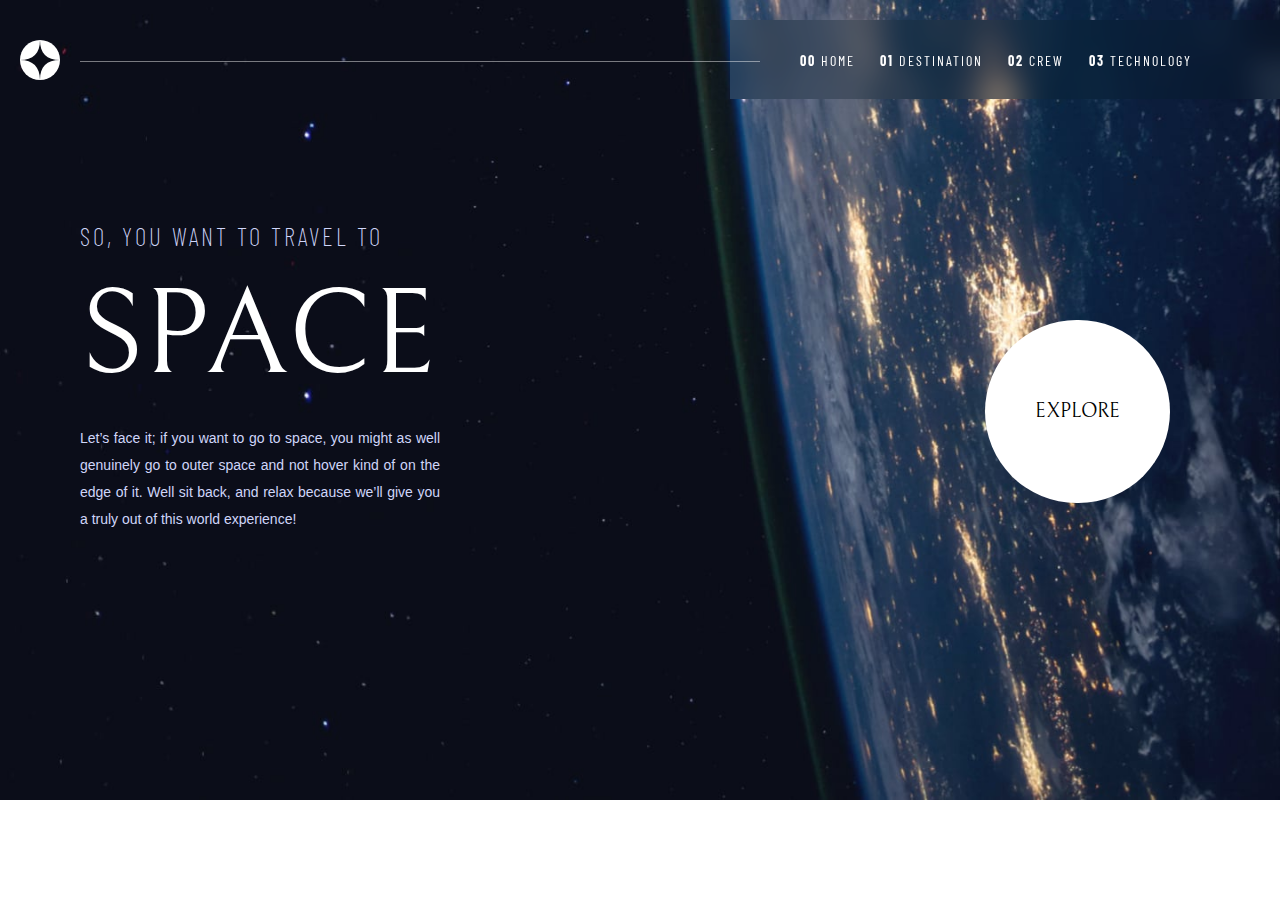
<file: index.html>
<!DOCTYPE html>
<html lang="en">
  <head>
    <meta charset="UTF-8" />
    <meta name="viewport" content="width=device-width, initial-scale=1.0" />
    <title>Home Page</title>

    <link rel="stylesheet" href="css/styles.css" />

    <link rel="preconnect" href="https://fonts.googleapis.com" />
    <link rel="preconnect" href="https://fonts.gstatic.com" crossorigin />
    <link
      href="https://fonts.googleapis.com/css2?family=Bellefair&display=swap"
      rel="stylesheet"
    />

    <link rel="preconnect" href="https://fonts.googleapis.com" />
    <link rel="preconnect" href="https://fonts.gstatic.com" crossorigin />
    <link
      href="https://fonts.googleapis.com/css2?family=Barlow+Condensed&display=swap"
      rel="stylesheet"
    />
  </head>
  <body>
    <header>
      <div class="logo-link">
        <a class="logo-link" href="index.html"
          ><img class="logo" src="icons/logo.svg"
        /></a>
      </div>

      <div class="header-line"></div>

      <div>
        <button class="hamburger-menu">
          <img class="hamburger-icon" src="icons/icon-hamburger.svg" />

          <div class="hamburger-menu-lists">
            <a class="home-mobile" href="index.html"
              ><span class="link-index-num">00 </span>HOME</a
            >
            <a class="dest-mobile" href="links/destination.html"
              ><span class="link-index-num">01 </span>DESTINATION</a
            >
            <a class="crew-mobile" href="links/crew.html"
              ><span class="link-index-num">02 </span>CREW</a
            >
            <a class="tech-mobile" href="links/technology.html"
              ><span class="link-index-num">03 </span>TECHNOLOGY</a
            >
          </div>
        </button>
      </div>

      <nav class="nav-menu">
        <a class="home" href="index.html"
          ><span class="link-index-num">00 </span>HOME</a
        >
        <a class="dest" href="links/destination.html"
          ><span class="link-index-num">01 </span>DESTINATION</a
        >
        <a class="crew" href="links/crew.html"
          ><span class="link-index-num">02 </span>CREW</a
        >
        <a class="tech" href="links/technology.html"
          ><span class="link-index-num">03 </span>TECHNOLOGY</a
        >
      </nav>
    </header>
    <h5>SO, YOU WANT TO TRAVEL TO</h5>
    <h1>SPACE</h1>

    <p class="par">
      Let’s face it; if you want to go to space, you might as well genuinely go
      to outer space and not hover kind of on the edge of it. Well sit back, and
      relax because we’ll give you a truly out of this world experience!
    </p>

    <div class="explore-con">
      <p class="explore">EXPLORE</p>
    </div>
  </body>
</html>
</file>
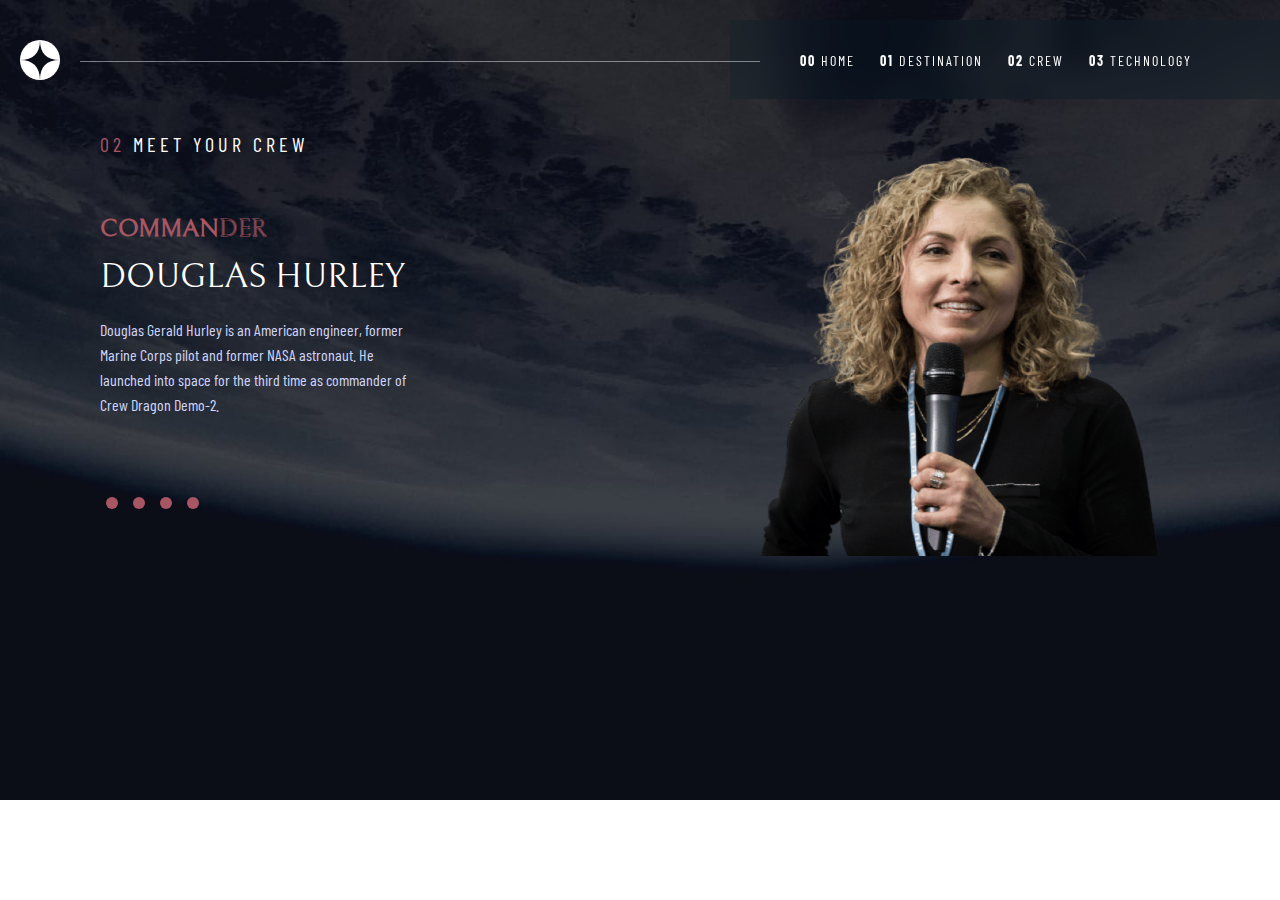
<file: links/crew.html>
<!DOCTYPE html>
<html lang="en">
  <head>
    <meta charset="UTF-8" />
    <meta name="viewport" content="width=device-width, initial-scale=1.0" />
    <title>Crew Page</title>

    <link rel="stylesheet" href="../css/crew.css" />

    <link rel="preconnect" href="https://fonts.googleapis.com" />
    <link rel="preconnect" href="https://fonts.gstatic.com" crossorigin />
    <link
      href="https://fonts.googleapis.com/css2?family=Bellefair&display=swap"
      rel="stylesheet"
    />

    <link rel="preconnect" href="https://fonts.googleapis.com" />
    <link rel="preconnect" href="https://fonts.gstatic.com" crossorigin />
    <link
      href="https://fonts.googleapis.com/css2?family=Barlow+Condensed&display=swap"
      rel="stylesheet"
    />
  </head>

  <body>
    <header>
      <div class="logo-link">
        <a class="logo-link" href="../index.html"
          ><img class="logo" src="../icons/logo.svg"
        /></a>
      </div>

      <div class="header-line"></div>

      <div>
        <button class="hamburger-menu">
          <img class="hamburger-icon" src="../icons/icon-hamburger.svg" />

          <div class="hamburger-menu-lists">
            <a class="home-mobile" href="../index.html"
              ><span class="link-index-num">00 </span>HOME</a
            >
            <a class="dest-mobile" href="destination.html"
              ><span class="link-index-num">01 </span>DESTINATION</a
            >
            <a class="crew-mobile" href="crew.html"
              ><span class="link-index-num">02 </span>CREW</a
            >
            <a class="tech-mobile" href="technology.html"
              ><span class="link-index-num">03 </span>TECHNOLOGY</a
            >
          </div>
        </button>
      </div>
      <nav class="nav-menu">
        <a class="home" href="../index.html"
          ><span class="menu-link-num">00 </span>HOME</a
        >
        <a class="dest" href="destination.html"
          ><span class="menu-link-num">01 </span>DESTINATION</a
        >
        <a class="crew" href="crew.html"
          ><span class="menu-link-num">02 </span>CREW</a
        >
        <a class="tech" href="technology.html"
          ><span class="menu-link-num">03 </span>TECHNOLOGY</a
        >
      </nav>
    </header>

    <h5><span class="heading-index-num">02 </span>MEET YOUR CREW</h5>

    <div class="mobile-content">
      <div class="crew-image">
        <div class="crew-image">
          <img src="../crew/image-anousheh-ansari.png" />
        </div>
      </div>

      <div class="hr-line"></div>

      <div class="crew-switch">
        <button class="staf-1"></button>
        <button class="staf-2"></button>
        <button class="staf-3"></button>
        <button class="staf-4"></button>
      </div>

      <h4>COMMANDER</h4>

      <h1>DOUGLAS HURLEY</h1>
      <p class="par">
        Douglas Gerald Hurley is an American engineer, former Marine Corps pilot
        and former NASA astronaut. He launched into space for the third time as
        commander of Crew Dragon Demo-2.
      </p>
    </div>

    <div class="desktop-content">
      <div>
        <h4>COMMANDER</h4>

        <h1>DOUGLAS HURLEY</h1>

        <p class="par">
          Douglas Gerald Hurley is an American engineer, former Marine Corps
          pilot and former NASA astronaut. He launched into space for the third
          time as commander of Crew Dragon Demo-2.
        </p>
        <div class="crew-switch">
          <button class="staf-1"></button>
          <button class="staf-2"></button>
          <button class="staf-3"></button>
          <button class="staf-4"></button>
        </div>
      </div>
      <div>
        <div class="crew-image">
          <div class="crew-image">
            <img src="../crew/image-anousheh-ansari.png" />
          </div>
        </div>
      </div>
    </div>
  </body>
</html>
</file>
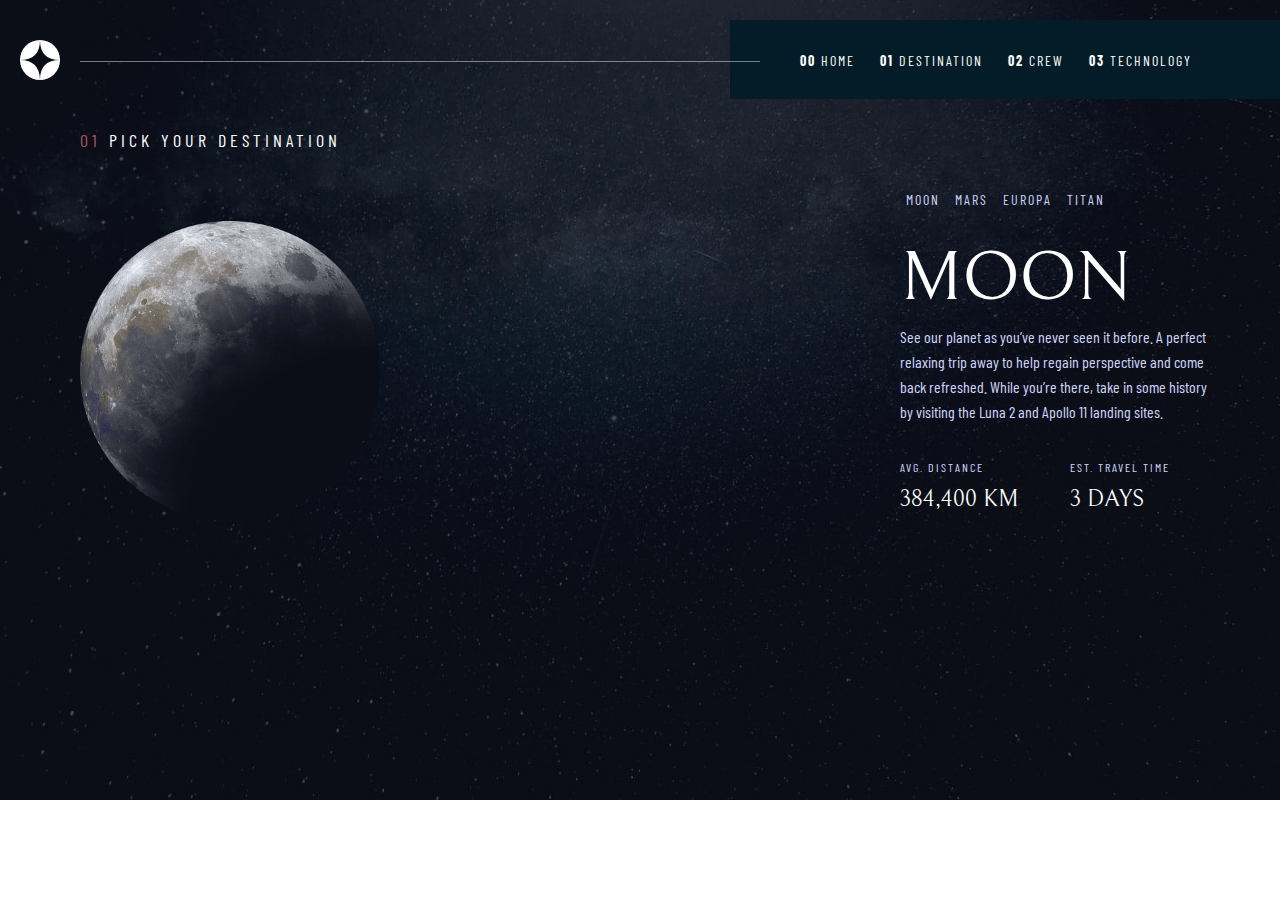
<file: links/destination.html>
<!DOCTYPE html>
<html lang="en">
  <head>
    <meta charset="UTF-8" />
    <meta name="viewport" content="width=device-width, initial-scale=1.0" />
    <title>Destination Page</title>

    <link rel="stylesheet" href="../css/destination.css" />

    <link rel="preconnect" href="https://fonts.googleapis.com" />
    <link rel="preconnect" href="https://fonts.gstatic.com" crossorigin />
    <link
      href="https://fonts.googleapis.com/css2?family=Bellefair&display=swap"
      rel="stylesheet"
    />

    <link rel="preconnect" href="https://fonts.googleapis.com" />
    <link rel="preconnect" href="https://fonts.gstatic.com" crossorigin />
    <link
      href="https://fonts.googleapis.com/css2?family=Barlow+Condensed&display=swap"
      rel="stylesheet"
    />
  </head>

  <body>
    <header>
      <div class="logo-link">
        <a class="logo-link" href="../index.html"
          ><img class="logo" src="../icons/logo.svg"
        /></a>
      </div>

      <div class="header-line"></div>

      <div>
        <button class="hamburger-menu">
          <img class="hamburger-icon" src="../icons/icon-hamburger.svg" />

          <div class="hamburger-menu-lists">
            <a class="home-mobile" href="../index.html"
              ><span class="link-index-num">00 </span>HOME</a
            >
            <a class="dest-mobile" href="destination.html"
              ><span class="link-index-num">01 </span>DESTINATION</a
            >
            <a class="crew-mobile" href="crew.html"
              ><span class="link-index-num">02 </span>CREW</a
            >
            <a class="tech-mobile" href="technology.html"
              ><span class="link-index-num">03 </span>TECHNOLOGY</a
            >
          </div>
        </button>
      </div>

      <nav class="nav-menu">
        <a class="home" href="../index.html"
          ><span class="menu-link-num">00 </span>HOME</a
        >
        <a class="dest" href="destination.html"
          ><span class="menu-link-num">01 </span>DESTINATION</a
        >
        <a class="crew" href="crew.html"
          ><span class="menu-link-num">02 </span>CREW</a
        >
        <a class="tech" href="technology.html"
          ><span class="menu-link-num">03 </span>TECHNOLOGY</a
        >
      </nav>
    </header>
    <div class="desktop-flex">
      <div class="left-con">
        <h5><span class="heading-index-num">01 </span>PICK YOUR DESTINATION</h5>

        <div class="moon-details">
          <div class="moon">
            <img src="../destination/image-moon.png" />
          </div>
        </div>
      </div>

      <div class="right-con">
        <div class="mmet-links">
          <a class="moon-link" href="#">MOON</a>
          <a class="mars-link" href="#">MARS</a>
          <a class="europa-link" href="#">EUROPA</a>
          <a class="titan-link" href="#">TITAN</a>
        </div>

        <div class="moon-details">
          <h1>MOON</h1>
          <p class="par">
            See our planet as you’ve never seen it before. A perfect relaxing
            trip away to help regain perspective and come back refreshed. While
            you’re there, take in some history by visiting the Luna 2 and Apollo
            11 landing sites.
          </p>

          <div class="bottom-flex">
            <div>
              <h3>AVG. DISTANCE</h3>
              <h2>384,400 KM</h2>
            </div>
            <div>
              <h3>EST. TRAVEL TIME</h3>
              <h2>3 DAYS</h2>
            </div>
          </div>
        </div>
      </div>
    </div>
  </body>
</html>
</file>
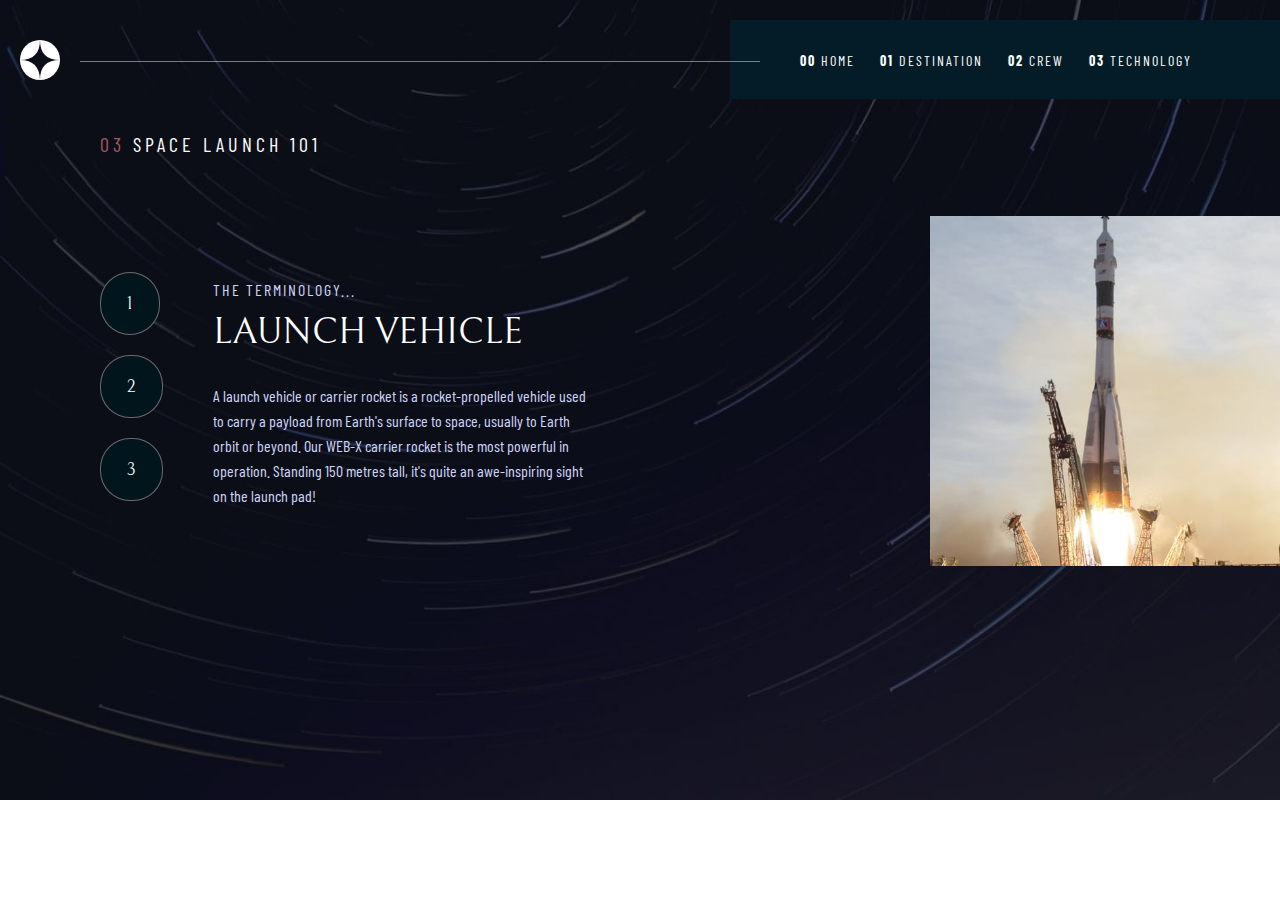
<file: links/technology.html>
<!DOCTYPE html>
<html lang="en">
  <head>
    <meta charset="UTF-8" />
    <meta name="viewport" content="width=device-width, initial-scale=1.0" />
    <title>Technology Page</title>

    <link rel="stylesheet" href="../css/technology.css" />

    <link rel="preconnect" href="https://fonts.googleapis.com" />
    <link rel="preconnect" href="https://fonts.gstatic.com" crossorigin />
    <link
      href="https://fonts.googleapis.com/css2?family=Bellefair&display=swap"
      rel="stylesheet"
    />

    <link rel="preconnect" href="https://fonts.googleapis.com" />
    <link rel="preconnect" href="https://fonts.gstatic.com" crossorigin />
    <link
      href="https://fonts.googleapis.com/css2?family=Barlow+Condensed&display=swap"
      rel="stylesheet"
    />
  </head>

  <body>
    <header>
      <div class="logo-link">
        <a class="logo-link" href="../index.html"
          ><img class="logo" src="../icons/logo.svg"
        /></a>
      </div>

      <div class="header-line"></div>

      <div>
        <button class="hamburger-menu">
          <img class="hamburger-icon" src="../icons/icon-hamburger.svg" />

          <div class="hamburger-menu-lists">
            <a class="home-mobile" href="../index.html"
              ><span class="link-index-num">00 </span>HOME</a
            >
            <a class="dest-mobile" href="destination.html"
              ><span class="link-index-num">01 </span>DESTINATION</a
            >
            <a class="crew-mobile" href="crew.html"
              ><span class="link-index-num">02 </span>CREW</a
            >
            <a class="tech-mobile" href="technology.html"
              ><span class="link-index-num">03 </span>TECHNOLOGY</a
            >
          </div>
        </button>
      </div>

      <nav class="nav-menu">
        <a class="home" href="../index.html"
          ><span class="menu-link-num">00 </span>HOME</a
        >
        <a class="dest" href="destination.html"
          ><span class="menu-link-num">01 </span>DESTINATION</a
        >
        <a class="crew" href="crew.html"
          ><span class="menu-link-num">02 </span>CREW</a
        >
        <a class="tech" href="technology.html"
          ><span class="menu-link-num">03 </span>TECHNOLOGY</a
        >
      </nav>
    </header>

    <h5><span class="heading-index-num">03 </span>SPACE LAUNCH 101</h5>

    <div class="mobile-content">
      <div class="tech-image">
        <div class="tech-image">
          <img src="../technology/image-launch-vehicle-landscape.jpg" />
        </div>
      </div>

      <div class="tech-switch">
        <button class="staf-1">1</button>
        <button class="staf-2">2</button>
        <button class="staf-3">3</button>
      </div>

      <h4>THE TERMINOLOGY...</h4>

      <h1>LAUNCH VEHICLE</h1>
      <p class="par">
        A launch vehicle or carrier rocket is a rocket-propelled vehicle used to
        carry a payload from Earth's surface to space, usually to Earth orbit or
        beyond. Our WEB-X carrier rocket is the most powerful in operation.
        Standing 150 metres tall, it's quite an awe-inspiring sight on the
        launch pad!
      </p>
    </div>

    <div class="desktop-content">
      <div class="tech-switch">
        <button class="staf-1">1</button>
        <button class="staf-2">2</button>
        <button class="staf-3">3</button>
      </div>
      <div>
        <h4>THE TERMINOLOGY...</h4>

        <h1>LAUNCH VEHICLE</h1>
        <p class="par">
          A launch vehicle or carrier rocket is a rocket-propelled vehicle used
          to carry a payload from Earth's surface to space, usually to Earth
          orbit or beyond. Our WEB-X carrier rocket is the most powerful in
          operation. Standing 150 metres tall, it's quite an awe-inspiring sight
          on the launch pad!
        </p>
      </div>
      <div class="tech-image">
        <div class="tech-image">
          <img src="../technology/image-launch-vehicle-portrait.jpg" />
        </div>
      </div>
    </div>
  </body>
</html>
</file>
<file: css/styles.css>
body {
  background-image: url("../background-images/background-home-mobile.jpg");
  background-repeat: no-repeat;
  background-attachment: fixed;
  background-size: 100%;
  margin: 0;
  padding: 0;
  font-family: "Barlow Condensed", sans-serif;
}

header {
  width: 100%;
  display: flex;
  flex-direction: row;
  justify-content: space-between;
  align-items: center;
}

.header-line {
  display: none;
}

.logo {
  width: 40px;
  height: 40px;
  padding: 20px;
  margin-right: 20px;
}

.logo-link {
  width: 0;
  padding: 0;
}

.hamburger-icon {
  position: relative;
  width: 24px;
  height: 21px;
}

.hamburger-menu {
  position: relative;
  width: 30;
  height: 34px;
  padding: 5px;
  margin-right: 20px;
  background-color: rgba(255, 0, 0, 0);
  border: none;
}

.hamburger-menu-lists {
  position: absolute;
  padding: 10px;
  width: 100px;
  height: 230px;
  border-radius: 10px;
  right: 0;
  margin-top: -55px;
  margin-right: -20px;
  background-color: rgb(3, 28, 39);
  display: none;
}

a.home-mobile,
a.dest-mobile,
a.crew-mobile,
a.tech-mobile {
  font-family: "Barlow Condensed", sans-serif;
  display: block;
  line-height: 60px;
  text-decoration: none;
  font-size: 20px;
  text-align: right;
  margin-right: 10px;
  color: #d0d6f9;
}

.hamburger-menu:focus-within .hamburger-menu-lists {
  display: block;
}

.link-index-num {
  display: none;
}

.nav-menu {
  display: none;
}

h5 {
  font-family: "Barlow Condensed", sans-serif;
  font-weight: 200;
  letter-spacing: 2px;
  text-align: center;
  color: #d0d6f9;
  padding-top: 10px;
}

h1 {
  font-family: Bellefair, serif;
  font-weight: 200;
  font-size: 65px;
  text-align: center;
  color: #ffffff;
}

.par {
  font-family: sans-serif;
  font-size: 14px;
  line-height: 25px;
  margin-left: auto;
  margin-right: auto;
  width: 320px;
  text-align: center;
  color: #d0d6f9;
}

.explore-con {
  font-family: "Bellefair", sans-serif;
  text-align: center;
  font-size: 20px;
  margin-top: 50px;
}

.explore {
  padding: 59px 30px;
  display: inline-block;
  border-radius: 130px;
  background-color: #ffffff;
}

/* Tablet screen size */

@media (min-width: 640px) {
  body {
    background-image: url("../background-images/background-home-tablet.jpg");
    background-repeat: no-repeat;
    background-attachment: fixed;
    background-size: 100%;
  }

  header {
    align-items: normal;
  }

  .hamburger-menu {
    display: none;
  }

  .nav-menu {
    display: block;
    width: 320px;
    background-color: rgba(3, 28, 39, 0.26);
    padding: 30px 35px;
    margin-bottom: 70px;
    backdrop-filter: blur(15px);
  }

  a {
    font-family: "Barlow Condensed", sans-serif;
    color: #ffffff;
    font-size: 14px;
    letter-spacing: 2px;
    text-decoration: none;
    padding-bottom: 27px;
  }

  .home,
  .dest,
  .crew {
    margin-right: 22px;
  }

  h5 {
    letter-spacing: 3px;
    font-size: 18px;
  }

  h1 {
    font-size: 160px;
    margin-top: 15px;
    margin-bottom: 15px;
  }
  .par {
    font-size: 18px;
    width: 500px;
    color: #d0d6f9;
    line-height: 30px;
  }

  .explore {
    font-size: 40px;
    padding: 100px 40px;
    display: inline-block;
    border-radius: 130px;
    background-color: #ffffff;
    margin-top: 100px;
  }

  nav a:hover {
    border-bottom: solid 3px white;
    cursor: pointer;
  }
}

/* Desktop screen size */

@media (min-width: 821px) {
  body {
    background-image: url("../background-images/background-home-desktop.jpg");
    background-repeat: no-repeat;
    background-attachment: fixed;
    background-size: 100%;
  }

  header {
    margin-top: 20px;
  }

  .logo-link {
    margin-right: 80px;
  }

  .header-line {
    display: block;
    max-width: 1200px;
    width: 1100px;
    min-width: 200px;
    height: 0.5px;
    margin-top: 40px;
    margin-right: -30px;
    border-bottom: 0.5px solid #ffffff73;
    z-index: 1;
  }

  .nav-menu {
    min-width: 410px;
    padding: 30px 70px;
  }

  .link-index-num {
    display: inline;
    font-weight: bolder;
  }

  h5 {
    font-family: "Barlow Condensed", sans-serif;
    font-size: 25px;
    font-weight: 200;
    width: 320px;
    letter-spacing: 3px;
    color: #d0d6f9;
    text-align: left;
    margin-left: 80px;
  }

  h1 {
    font-family: Bellefair, serif;
    font-weight: 200;
    font-size: 120px;
    color: #ffffff;
    text-align: left;
    margin-left: 80px;
    margin-top: -25px;
    margin-bottom: 20px;
  }

  .par {
    font-family: sans-serif;
    font-size: 14px;
    line-height: 27px;
    width: 360px;
    color: #d0d6f9;
    text-align: left;
    margin-left: 80px;
    text-align: justify;
  }

  .explore {
    position: absolute;
    font-size: 20px;
    right: 110px;
    top: 220px;
    padding: 80px 50px;
    border-radius: 130px;
    background-color: #ffffff;
  }
}
</file>
<file: css/crew.css>
body {
  background-image: url("../background-images/background-crew-mobile.jpg");
  background-repeat: no-repeat;
  background-attachment: fixed;
  background-size: 100%;
  margin: 0;
  padding: 0;
  font-family: "Barlow Condensed", sans-serif;
}

header {
  width: 100%;
  display: flex;
  flex-direction: row;
  justify-content: space-between;
  align-items: center;
}

.logo {
  width: 40px;
  height: 40px;
  padding: 20px;
  margin-right: 20px;
}

.logo-link {
  width: 0;
  padding: 0;
}

.hamburger-icon {
  position: relative;
  width: 24px;
  height: 21px;
}

.hamburger-menu {
  position: relative;
  width: 30;
  height: 34px;
  padding: 5px;
  margin-right: 40px;
  background-color: rgba(255, 0, 0, 0);
  border: none;
}

.hamburger-menu-lists {
  position: absolute;
  padding: 10px;
  width: 100px;
  height: 230px;
  border-radius: 10px;
  right: 0;
  margin-top: -55px;
  margin-right: -40px;
  background-color: rgb(3, 28, 39);
  display: none;
}

a.home-mobile,
a.dest-mobile,
a.crew-mobile,
a.tech-mobile {
  font-family: "Barlow Condensed", sans-serif;
  display: block;
  line-height: 60px;
  text-decoration: none;
  font-size: 20px;
  text-align: right;
  margin-right: 10px;
  color: #d0d6f9;
}

.hamburger-menu:focus-within .hamburger-menu-lists {
  display: block;
}

.nav-menu {
  display: none;
}

.desktop-content {
  display: none;
}

.link-index-num {
  display: none;
}

.heading-index-num {
  display: inline;
  color: rgb(168, 86, 100);
}

h5 {
  font-family: "Barlow Condensed", sans-serif;
  font-size: 18px;
  letter-spacing: 3px;
  font-weight: normal;
  color: #ffffff;
  text-align: center;
}

.crew-image {
  width: 240px;
  height: 240px;
  margin-left: auto;
  margin-right: auto;
}

img {
  width: 240px;
  height: 240px;
}

.hr-line {
  width: 300px;
  border-top: solid 0.1px #7d88c4;
  opacity: 0.7;
  margin-left: auto;
  margin-right: auto;
  margin-bottom: 20px;
}

.crew-switch {
  text-align: center;
}

button {
  width: 3px;
  height: 12px;
  margin: 6px;
  border-radius: 10px;
  border: none;
  background-color: rgb(168, 86, 100);
}

h4 {
  font-family: "Bellefair", serif;
  font-size: 18px;
  text-align: center;
  color: rgb(168, 86, 100);
}

h1 {
  text-align: center;
  font-family: Bellefair, serif;
  font-weight: 200;
  font-size: 24px;
  color: #ffffff;
  margin-top: -15px;
}

.par {
  font-size: 16px;
  text-align: center;
  width: 280px;
  line-height: 25px;
  margin-left: auto;
  margin-right: auto;
  color: #d0d6f9;
}

.hamburger-menu:hover {
  background-color: #ffffff00;
  cursor: pointer;
}

button:hover {
  background-color: #ffffff;
  cursor: pointer;
}

/* Tablet screen size */

@media (min-width: 640px) {
  body {
    background-image: url("../background-images/background-crew-tablet.jpg");
    background-repeat: no-repeat;
    background-attachment: fixed;
    background-size: 100%;
  }

  header {
    align-items: normal;
    margin-bottom: -60px;
  }

  .mobile-content {
    display: none;
  }

  .desktop-content {
    display: block;
  }

  .hamburger-menu {
    display: none;
  }

  .menu-link-num {
    display: none;
  }

  .home,
  .dest,
  .crew {
    margin-right: 22px;
  }

  .nav-menu {
    display: block;
    width: 320px;
    background-color: rgba(3, 28, 39, 0.26);
    padding: 30px 35px;
    margin-bottom: 70px;
    backdrop-filter: blur(15px);
  }

  a {
    font-family: "Barlow Condensed", sans-serif;
    color: #ffffff;
    font-size: 14px;
    letter-spacing: 2px;
    text-decoration: none;
    padding-bottom: 27px;
  }

  h5 {
    font-family: "Barlow Condensed", sans-serif;
    font-size: 18px;
    letter-spacing: 3px;
    font-weight: normal;
    color: #ffffff;
    text-align: left;
    margin-left: 40px;
    margin-bottom: 60px;
  }

  .crew-image {
    width: 500px;
    height: 500px;
    margin-left: auto;
    margin-right: auto;
  }

  img {
    width: 500px;
    height: 500px;
  }

  .hr-line {
    width: 300px;
    border-top: solid 0.1px #7d88c4;
    opacity: 0.7;
    margin-left: auto;
    margin-right: auto;
    margin-bottom: 20px;
  }

  .crew-switch {
    text-align: center;
  }

  button {
    width: 3px;
    height: 12px;
    margin: 6px;
    border-radius: 10px;
    border: none;
    background-color: rgb(168, 86, 100);
    margin-bottom: 50px;
    margin-top: 30px;
  }

  h4 {
    font-family: "Bellefair", serif;
    font-size: 25px;
    text-align: center;
    color: rgb(168, 86, 100);
    margin-top: 30px;
  }

  h1 {
    text-align: center;
    font-family: Bellefair, serif;
    font-weight: 200;
    font-size: 40px;
    color: #ffffff;
    margin-top: -15px;
  }

  .par {
    font-size: 16px;
    text-align: center;
    width: 400px;
    line-height: 25px;
    margin-left: auto;
    margin-right: auto;
    color: #d0d6f9;
  }

  a.home:hover,
  a.dest:hover,
  a.crew:hover,
  a.tech:hover {
    color: #ffffff;
    border-bottom: 2px solid #ffffff;
    cursor: pointer;
  }
}

/* Desktop screen size */

@media (min-width: 866px) {
  body {
    background-image: url("../background-images/background-crew-desktop.jpg");
    background-repeat: no-repeat;
    background-attachment: fixed;
    background-size: 100%;
  }

  header {
    margin-top: 20px;
    align-items: normal;
  }

  .hamburger-menu {
    display: none;
  }

  .heading-index-num {
    display: inline;
    color: rgb(168, 86, 100);
  }

  .menu-link-num {
    display: inline;
    font-weight: bold;
  }

  .logo-link {
    margin-right: 80px;
  }

  .header-line {
    display: block;
    max-width: 1200px;
    width: 1100px;
    min-width: 200px;
    height: 0.5px;
    margin-top: 40px;
    margin-right: -30px;
    border-bottom: 0.5px solid #ffffff73;
    z-index: 1;
  }

  .nav-menu {
    display: block;
    min-width: 410px;
    padding: 30px 70px;
    margin-bottom: 60px;
  }

  h5 {
    letter-spacing: 4px;
    font-size: 20px;
    text-align: left;
    margin-left: 100px;
  }

  .crew-image {
    width: 400px;
    height: 400px;
    margin-left: 80px;
    margin-bottom: 30px;
  }

  img {
    width: 400px;
    height: 400px;
  }

  .mmet-links {
    text-align: left;
    margin-top: 90px;
  }

  .moon-link,
  .mars-link,
  .europa-link,
  .titan-link {
    font-size: 14px;
    letter-spacing: 2px;
    margin: 6px;
    padding-bottom: 10px;
  }

  h4 {
    font-family: "Bellefair", serif;
    font-size: px;
    text-align: left;
    color: rgb(168, 86, 100);
  }

  h1 {
    text-align: left;
    font-family: Bellefair, serif;
    font-weight: 200;
    font-size: 35px;
    color: #ffffff;
    margin-top: -20px;
    margin-bottom: 20px;
  }

  .par {
    font-size: 16px;
    text-align: left;
    margin-left: 0;
    margin-right: 0;
    width: 310px;
    line-height: 25px;
    color: #d0d6f9;
    margin-bottom: 50px;
  }

  .crew-switch {
    text-align: left;
  }

  .desktop-content {
    max-width: 80%;
    display: flex;
    flex-direction: row;
    justify-content: space-between;
    align-items: center;
    margin-top: -60px;
    margin-left: 100px;
    margin-right: 200px;
  }
}
</file>
<file: css/destination.css>
body {
  background-image: url("../background-images/background-destination-mobile.jpg");
  background-repeat: no-repeat;
  background-attachment: fixed;
  background-size: 100%;
  margin: 0;
  padding: 0;
  font-family: "Barlow Condensed", sans-serif;
}

header {
  width: 100%;
  display: flex;
  flex-direction: row;
  justify-content: space-between;
  align-items: center;
  margin-bottom: -35px;
}

.logo {
  width: 40px;
  height: 40px;
  padding: 20px;
  margin-right: 20px;
}

.logo-link {
  width: 0;
  padding: 0;
}

.hamburger-icon {
  position: relative;
  width: 24px;
  height: 21px;
}

.hamburger-menu {
  position: relative;
  width: 30;
  height: 34px;
  padding: 5px;
  margin-right: 20px;
  background-color: rgba(255, 0, 0, 0);
  border: none;
}

.hamburger-menu-lists {
  position: absolute;
  padding: 10px;
  padding: 10px;
  width: 100px;
  height: 230px;
  border-radius: 10px;
  right: 0;
  margin-top: -55px;
  margin-right: -20px;
  background-color: rgb(3, 28, 39);
  display: none;
}

a.home-mobile,
a.dest-mobile,
a.crew-mobile,
a.tech-mobile {
  font-family: "Barlow Condensed", sans-serif;
  display: block;
  line-height: 60px;
  text-decoration: none;
  font-size: 20px;
  text-align: right;
  margin-right: 10px;
  color: #d0d6f9;
}

.hamburger-menu:focus-within .hamburger-menu-lists {
  display: block;
}

.link-index-num {
  display: none;
}

.nav-menu {
  display: none;
}

.desktop-content {
  display: none;
}

.link-index-num {
  color: rgb(214, 144, 156);
}

.heading-index-num {
  display: inline;
  color: rgb(168, 86, 100);
}

h5 {
  font-family: "Barlow Condensed", sans-serif;
  font-size: 18px;
  letter-spacing: 3px;
  font-weight: normal;
  color: #ffffff;
  text-align: center;
  max-width: 300px;
}

.moon {
  width: 150px;
  height: 150px;
  margin-left: auto;
  margin-right: auto;
  margin-bottom: 20px;
  margin-top: -10px;
}

img {
  width: 150px;
  height: 150px;
}

.mmet-links {
  text-align: center;
  color: #7d88c4;
}

.moon-link,
.mars-link,
.europa-link,
.titan-link {
  font-size: 18px;
  letter-spacing: 4px;
  margin: 12px;
  padding-bottom: 10px;
  color: #d0d6f9;
  text-decoration: none;
}

.moon-link:hover,
.mars-link:hover,
.europa-link:hover,
.titan-link:hover {
  color: #ffffff;
  border-bottom: 3px solid #ffffff;
}

h1 {
  text-align: center;
  font-family: Bellefair, serif;
  font-weight: 200;
  font-size: 45px;
  color: #ffffff;
  margin-top: 20px;
  margin-bottom: -10px;
}

.par {
  font-size: 16px;
  text-align: center;
  width: 330px;
  line-height: 25px;
  margin-left: auto;
  margin-right: auto;
  color: #d0d6f9;
}

.hr-line {
  width: 330px;
  border-top: solid 0.1px #7d88c4;
  opacity: 0.7;
  margin-left: auto;
  margin-right: auto;
}

h3 {
  font-size: 14px;
  text-align: center;
  letter-spacing: 2px;
  color: #d0d6f9;
  font-weight: normal;
}

h2 {
  font-family: "Bellefair", serif;
  font-size: 25px;
  text-align: center;
  color: #ffffff;
  font-weight: normal;
  margin-top: -10px;
}

/* Tablet screen size */

@media (min-width: 640px) {
  body {
    background-image: url("../background-images/background-destination-tablet.jpg");
    background-repeat: no-repeat;
    background-attachment: fixed;
    background-size: 100%;
  }

  header {
    align-items: normal;
    margin-bottom: -60px;
  }

  .hamburger-menu {
    display: none;
  }

  .menu-link-num {
    display: none;
  }

  .desktop-content {
    display: none;
  }

  .home,
  .dest,
  .crew {
    margin-right: 22px;
  }

  .nav-menu {
    display: block;
    width: 320px;
    background-color: rgba(3, 28, 39, 0.26);
    padding: 30px 35px;
    margin-bottom: 70px;
    backdrop-filter: blur(15px);
  }

  a {
    font-family: "Barlow Condensed", sans-serif;
    color: #ffffff;
    font-size: 14px;
    letter-spacing: 2px;
    text-decoration: none;
    padding-bottom: 27px;
  }

  h5 {
    letter-spacing: 4px;
    font-size: 20px;
    text-align: left;
    padding-left: 40px;
  }

  .moon {
    width: 300px;
    height: 300px;
    margin-left: auto;
    margin-right: auto;
    margin-bottom: 30px;
    margin-top: 70px;
  }

  img {
    width: 300px;
    height: 300px;
  }

  a.mmet-links {
    text-align: center;
    color: #7d88c4;
  }

  .moon-link,
  .mars-link,
  .europa-link,
  .titan-link {
    font-size: 18px;
    letter-spacing: 4px;
    margin: 12px;
    padding-bottom: 10px;
    color: #d0d6f9;
  }

  h1 {
    text-align: center;
    font-family: Bellefair, serif;
    font-weight: 200;
    font-size: 90px;
    color: #ffffff;
    margin-top: 60px;
    margin-bottom: -10px;
  }

  .par {
    font-size: 16px;
    text-align: center;
    width: 450px;
    line-height: 25px;
    margin-left: auto;
    margin-right: auto;
    color: #d0d6f9;
  }

  .hr-line {
    width: 550px;
    border-top: solid 0.1px #7d88c4;
    opacity: 0.7;
    margin-left: auto;
    margin-right: auto;
    margin-top: 50px;
    margin-bottom: 50px;
  }

  .bottom-flex {
    display: flex;
    justify-content: space-between;
    margin-left: auto;
    margin-right: auto;
    width: 330px;
  }

  h3 {
    font-size: 14px;
    text-align: center;
    letter-spacing: 2px;
    color: #d0d6f9;
    font-weight: normal;
    line-height: 35px;
  }

  h2 {
    font-family: "Bellefair", serif;
    font-size: 25px;
    text-align: center;
    color: #ffffff;
    font-weight: normal;
    margin-top: -10px;
    line-height: 35px;
  }

  a.home:hover,
  a.dest:hover,
  a.crew:hover,
  a.tech:hover {
    color: #ffffff;
    border-bottom: 2px solid #ffffff;
    cursor: pointer;
  }
}

/* Desktop screen size */

@media (min-width: 866px) {
  body {
    background-image: url("../background-images/background-destination-desktop.jpg");
    background-repeat: no-repeat;
    background-attachment: fixed;
    background-size: 100%;
  }

  header {
    align-items: normal;
    margin-top: 20px;
  }
  .mobile-content {
    display: none;
  }

  .hamburger-menu {
    display: none;
  }

  .menu-link-num {
    display: inline;
    font-weight: bold;
  }

  .logo-link {
    margin-right: 80px;
  }

  .header-line {
    display: block;
    max-width: 1200px;
    width: 1100px;
    min-width: 200px;
    height: 0.5px;
    margin-top: 40px;
    margin-right: -30px;
    border-bottom: 0.5px solid #ffffff73;
    z-index: 1;
  }

  .nav-menu {
    display: block;
    min-width: 410px;
    background-color: rgb(3, 28, 39);
    padding: 30px 70px;
    margin-bottom: 60px;
  }

  a {
    font-family: "Barlow Condensed", sans-serif;
    color: #ffffff;
    font-size: 14px;
    letter-spacing: 2px;
    text-decoration: none;
    padding-bottom: 27px;
  }

  .desktop-flex {
    display: flex;
    justify-content: space-between;
    max-width: 100%;
    padding-right: 70px;
  }

  h5 {
    letter-spacing: 4px;
    font-size: 18px;
    text-align: left;
    width: 320px;
    padding-left: 80px;
  }

  .moon {
    width: 300px;
    height: 300px;
    margin-left: 80px;
    margin-bottom: 30px;
    margin-top: 70px;
  }

  img {
    width: 300px;
    height: 300px;
  }

  .mmet-links {
    text-align: left;
    margin-top: 90px;
    color: #7d88c4;
  }

  .moon-link,
  .mars-link,
  .europa-link,
  .titan-link {
    font-size: 14px;
    letter-spacing: 2px;
    margin: 6px;
    padding-bottom: 10px;
  }

  h1 {
    text-align: left;
    font-family: Bellefair, serif;
    font-weight: 200;
    font-size: 70px;
    color: #ffffff;
    margin-top: 30px;
    margin-bottom: -10px;
  }

  .par {
    font-size: 16px;
    text-align: left;
    margin-left: 0;
    margin-right: 0;
    width: 310px;
    line-height: 25px;
    color: #d0d6f9;
  }

  .hr-line {
    width: 350px;
    border-top: solid 0.1px #7d88c4;
    opacity: 0.7;
    margin-top: 30px;
    margin-bottom: 10px;
    margin-left: 0;
    margin-right: 70px;
  }

  .bottom-flex {
    display: flex;
    justify-content: space-between;
    margin-left: 0;
    margin-right: auto;
    width: 270px;
  }

  h3 {
    font-size: 12px;
    text-align: left;
    letter-spacing: 2px;
    color: #d0d6f9;
    font-weight: normal;
    line-height: 30px;
  }

  h2 {
    font-family: "Bellefair", serif;
    font-size: 23px;
    text-align: left;
    color: #ffffff;
    font-weight: normal;
    margin-top: -10px;
    line-height: 30px;
  }
}
</file>
<file: css/technology.css>
body {
  background-image: url("../background-images/background-technology-mobile.jpg");
  background-repeat: no-repeat;
  background-attachment: fixed;
  background-size: 100%;
  margin: 0;
  padding: 0;
  font-family: "Barlow Condensed", sans-serif;
}

header {
  width: 100%;
  display: flex;
  flex-direction: row;
  justify-content: space-between;
  align-items: center;
  margin-bottom: -35px;
}

.logo {
  width: 40px;
  height: 40px;
  padding: 20px;
  margin-right: 20px;
}

.logo-link {
  width: 0;
  padding: 0;
}

.hamburger-icon {
  position: relative;
  width: 24px;
  height: 21px;
}

.hamburger-menu {
  position: relative;
  width: 30;
  height: 34px;
  padding: 5px;
  margin-right: 20px;
  background-color: rgba(255, 0, 0, 0);
  border: none;
}

.hamburger-menu-lists {
  position: absolute;
  padding: 10px;
  width: 100px;
  height: 230px;
  border-radius: 10px;
  right: 0;
  margin-top: -80px;
  margin-right: -20px;
  background-color: rgb(3, 28, 39);
  display: none;
}

a.home-mobile,
a.dest-mobile,
a.crew-mobile,
a.tech-mobile {
  font-family: "Barlow Condensed", sans-serif;
  display: block;
  line-height: 60px;
  text-decoration: none;
  font-size: 20px;
  text-align: right;
  margin-right: 10px;
  color: #d0d6f9;
}

.hamburger-menu:focus-within .hamburger-menu-lists {
  display: block;
}

.nav-menu {
  display: none;
}

.desktop-content {
  display: none;
}

.link-index-num {
  display: none;
}

.heading-index-num {
  display: inline;
  color: rgb(168, 86, 100);
}

h5 {
  font-family: "Barlow Condensed", sans-serif;
  font-size: 18px;
  letter-spacing: 3px;
  font-weight: normal;
  color: #ffffff;
  text-align: center;
}

.tech-image {
  width: 100%;
  height: 100%;
  margin-left: auto;
  margin-right: auto;
}

img {
  width: 100%;
  height: 100%;
  margin-bottom: 20px;
}

.tech-switch {
  text-align: center;
}

button {
  font-family: "Bellefair", san-serif;
  color: #ffffff;
  font-size: 18px;
  padding: 10px 17px;
  border-radius: 25px;
  text-align: left;
  border: 1px solid #ceb8b885;
  background-color: rgb(1, 21, 29);
  margin: 7px;
}

h4 {
  letter-spacing: 2px;
  text-align: center;
  color: #d0d6f9;
  font-weight: normal;
}

h1 {
  text-align: center;
  font-family: Bellefair, serif;
  font-weight: 200;
  font-size: 24px;
  color: #ffffff;
  margin-top: -10px;
}

.par {
  font-size: 16px;
  text-align: center;
  width: 290px;
  line-height: 25px;
  margin-left: auto;
  margin-right: auto;
  color: #d0d6f9;
}

button:hover {
  color: black;
  background-color: #ffffff;
  cursor: pointer;
}

.hamburger-menu:hover {
  background-color: #ffffff00;
}

/* Tablet screen size */

@media (min-width: 640px) {
  body {
    background-image: url("../background-images/background-technology-tablet.jpg");
    background-repeat: no-repeat;
    background-attachment: fixed;
    background-size: 100%;
  }

  header {
    align-items: normal;
    margin-bottom: -60px;
  }

  .hamburger-menu {
    display: none;
  }

  .menu-link-num {
    display: none;
  }

  .desktop-content {
    display: none;
  }

  .home,
  .dest,
  .crew {
    margin-right: 22px;
  }

  .nav-menu {
    display: block;
    width: 320px;
    background-color: rgba(3, 28, 39, 0.26);
    padding: 30px 35px;
    margin-bottom: 70px;
    backdrop-filter: blur(15px);
  }

  a {
    font-family: "Barlow Condensed", sans-serif;
    color: #ffffff;
    font-size: 14px;
    letter-spacing: 2px;
    text-decoration: none;
    padding-bottom: 27px;
  }
  h5 {
    font-family: "Barlow Condensed", sans-serif;
    font-size: 18px;
    letter-spacing: 3px;
    font-weight: normal;
    color: #ffffff;
    text-align: left;
    margin-left: 40px;
    margin-bottom: 60px;
  }

  .tech-image {
    width: 100%;
    height: 100%;
    margin-left: auto;
    margin-right: auto;
  }

  img {
    width: 100%;
    height: 100%;
  }

  .tech-switch {
    text-align: center;
  }

  button {
    font-family: "Bellefair", san-serif;
    color: #ffffff;
    font-size: 18px;
    padding: 20px 26px;
    border-radius: 30px;
    text-align: left;
    border: 1px solid #ceb8b885;
    background-color: rgb(1, 21, 29);
    margin: 10px;
    margin-bottom: 20px;
  }

  h4 {
    letter-spacing: 2px;
    text-align: center;
    color: #d0d6f9;
    font-weight: normal;
  }

  h1 {
    text-align: center;
    font-family: Bellefair, serif;
    font-weight: 200;
    font-size: 37px;
    color: #ffffff;
    margin-top: 20px;
    margin-bottom: 30px;
  }

  .par {
    font-size: 16px;
    text-align: center;
    width: 380px;
    line-height: 25px;
    margin-left: auto;
    margin-right: auto;
    color: #d0d6f9;
  }

  a.home:hover,
  a.dest:hover,
  a.crew:hover,
  a.tech:hover {
    color: #ffffff;
    border-bottom: 2px solid #ffffff;
    cursor: pointer;
  }
}

/* Desktop screen size */

@media (min-width: 866px) {
  body {
    background-image: url("../background-images/background-technology-desktop.jpg");
    background-repeat: no-repeat;
    background-attachment: fixed;
    background-size: 100%;
  }

  header {
    margin-top: 20px;
    align-items: normal;
  }

  .hamburger-menu {
    display: none;
  }

  .mobile-content {
    display: none;
  }

  .menu-link-num {
    display: inline;
    font-weight: bold;
  }

  .logo-link {
    margin-right: 80px;
  }

  .header-line {
    display: block;
    max-width: 1200px;
    width: 1100px;
    min-width: 200px;
    height: 0.5px;
    margin-top: 40px;
    margin-right: -30px;
    border-bottom: 0.5px solid #ffffff73;
    z-index: 1;
  }

  .nav-menu {
    display: block;
    min-width: 410px;
    background-color: rgb(3, 28, 39);
    padding: 30px 70px;
    margin-bottom: 60px;
  }

  h5 {
    letter-spacing: 4px;
    font-size: 20px;
    text-align: left;
    margin-left: 100px;
  }

  .tech-image {
    width: 100%;
    height: 100%;
    margin-left: auto;
    margin-right: auto;
  }

  img {
    width: 100%;
    height: 100%;
    margin-bottom: 20px;
  }

  .tech-switch {
    text-align: center;
  }

  button {
    font-family: "Bellefair", san-serif;
    color: #ffffff;
    font-size: 18px;
    padding: 20px 26px;
    border-radius: 30px;
    text-align: left;
    border: 1px solid #ceb8b885;
    background-color: rgb(1, 21, 29);
    margin: 10px;
    margin-bottom: 20px;
  }

  h4 {
    letter-spacing: 2px;
    text-align: center;
    color: #d0d6f9;
    font-weight: normal;
  }

  h1 {
    text-align: center;
    font-family: Bellefair, serif;
    font-weight: 200;
    font-size: 37px;
    color: #ffffff;
    margin-top: 20px;
    margin-bottom: 30px;
  }

  .par {
    font-size: 16px;
    text-align: center;
    width: 380px;
    line-height: 25px;
    margin-left: auto;
    margin-right: auto;
    color: #d0d6f9;
  }

  .desktop-content {
    display: flex;
    flex-direction: row;
    justify-content: space-between;
    align-items: center;
    margin-left: 100px;
  }

  button {
    display: block;
    margin-left: 0;
    margin-right: 50px;
  }

  .tech-image {
    width: 350px;
    height: 350px;
    margin-right: 0;
  }

  h4 {
    text-align: left;
  }

  h1 {
    text-align: left;
    margin-top: -10px;
  }

  .par {
    text-align: left;
  }
}
</file>
